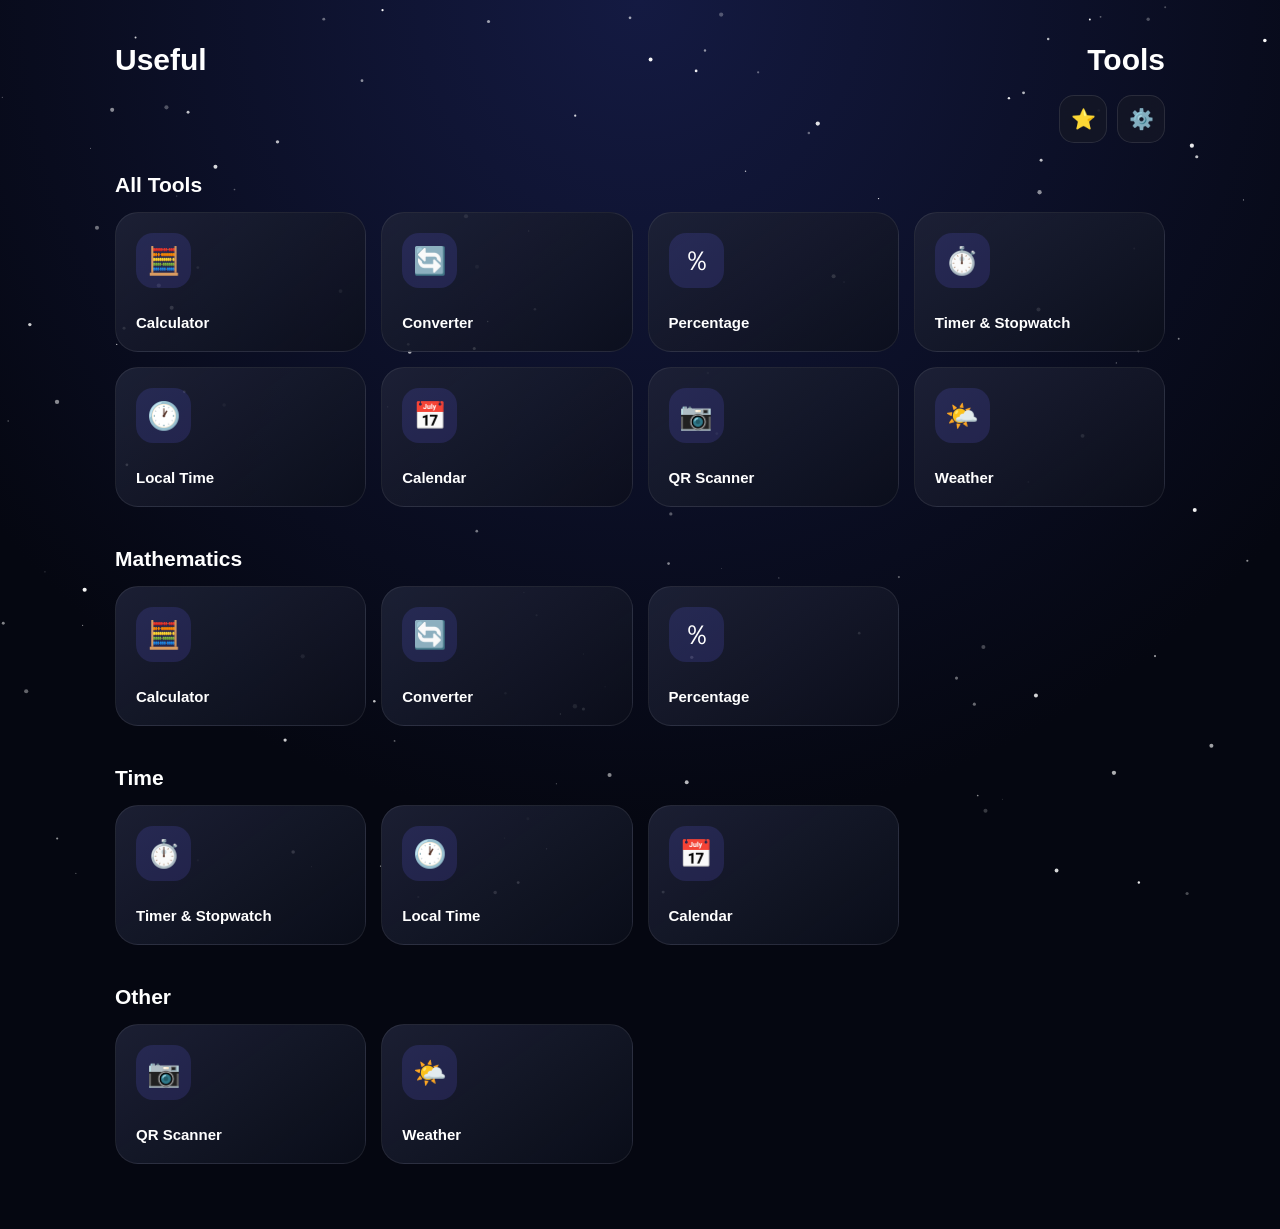
<file: index.html>
<!DOCTYPE html>
<html lang="en">
<head>
    <meta charset="UTF-8">
    <meta name="viewport" content="width=device-width, initial-scale=1.0">
    <title>Useful Tools</title>
    <link rel="stylesheet" href="style.css">
</head>
<body>

<canvas id="stars"></canvas>

<div class="app">

    <header>
        <div class="logo-left">Useful</div>
        <div class="logo-right">Tools</div>
    </header>

    <div class="top-buttons">
        <button onclick="showFavorites()">⭐</button>
        <button onclick="showSettings()">⚙️</button>
    </div>

    <main>

        <section>
            <h2>All Tools</h2>

            <div class="tools">

                <button class="tool" onclick="openTool('calculator')">
                    <span>🧮</span>
                    <b>Calculator</b>
                </button>

                <button class="tool" onclick="openTool('converter')">
                    <span>🔄</span>
                    <b>Converter</b>
                </button>

                <button class="tool" onclick="openTool('percentage')">
                    <span>％</span>
                    <b>Percentage</b>
                </button>

                <button class="tool" onclick="openTool('timer')">
                    <span>⏱️</span>
                    <b>Timer & Stopwatch</b>
                </button>

                <button class="tool" onclick="openTool('clock')">
                    <span>🕐</span>
                    <b>Local Time</b>
                </button>

                <button class="tool" onclick="openTool('calendar')">
                    <span>📅</span>
                    <b>Calendar</b>
                </button>

                <button class="tool" onclick="openTool('qr')">
                    <span>📷</span>
                    <b>QR Scanner</b>
                </button>

                <button class="tool" onclick="openTool('weather')">
                    <span>🌤️</span>
                    <b>Weather</b>
                </button>

            </div>
        </section>

        <section>
            <h2>Mathematics</h2>

            <div class="tools">

                <button class="tool" onclick="openTool('calculator')">
                    <span>🧮</span>
                    <b>Calculator</b>
                </button>

                <button class="tool" onclick="openTool('converter')">
                    <span>🔄</span>
                    <b>Converter</b>
                </button>

                <button class="tool" onclick="openTool('percentage')">
                    <span>％</span>
                    <b>Percentage</b>
                </button>

            </div>
        </section>

        <section>
            <h2>Time</h2>

            <div class="tools">

                <button class="tool" onclick="openTool('timer')">
                    <span>⏱️</span>
                    <b>Timer & Stopwatch</b>
                </button>

                <button class="tool" onclick="openTool('clock')">
                    <span>🕐</span>
                    <b>Local Time</b>
                </button>

                <button class="tool" onclick="openTool('calendar')">
                    <span>📅</span>
                    <b>Calendar</b>
                </button>

            </div>
        </section>

        <section>
            <h2>Other</h2>

            <div class="tools">

                <button class="tool" onclick="openTool('qr')">
                    <span>📷</span>
                    <b>QR Scanner</b>
                </button>

                <button class="tool" onclick="openTool('weather')">
                    <span>🌤️</span>
                    <b>Weather</b>
                </button>

            </div>
        </section>

    </main>
</div>


<!-- TOOL PAGE -->

<div id="toolPage" class="page">

    <div class="page-header">

        <button onclick="closePage()">←</button>

        <h2 id="pageTitle">Tool</h2>

        <button id="favoriteButton" onclick="favoriteTool()">☆</button>

    </div>

    <div id="content"></div>

</div>


<!-- SETTINGS -->

<div id="settingsPage" class="page">

    <div class="page-header">

        <button onclick="closeSettings()">←</button>

        <h2>Settings</h2>

        <div></div>

    </div>

    <div class="settings-box">

        <h3>Theme Color</h3>

        <p>Choose your favorite color.</p>

        <input
            id="colorPicker"
            type="color"
            value="#6c63ff"
            onchange="changeColor(this.value)"
        >

    </div>

    <div class="settings-box">

        <h3>Appearance</h3>

        <button class="mode-button" onclick="darkMode()">
            🌙 Dark
        </button>

        <button class="mode-button" onclick="lightMode()">
            ☀️ Light
        </button>

    </div>

</div>


<!-- FAVORITES -->

<div id="favoritesPage" class="page">

    <div class="page-header">

        <button onclick="closeFavorites()">←</button>

        <h2>Favorites</h2>

        <div></div>

    </div>

    <div id="favorites"></div>

</div>


<script src="script.js"></script>

</body>
</html>
</file>
<file: style.css>
* {
    box-sizing: border-box;
    margin: 0;
    padding: 0;
}

:root {
    --primary: #6c63ff;
    --background: #050711;
    --card: rgba(20, 23, 38, 0.85);
    --text: #ffffff;
    --secondary: #a5a9b8;
}

body {
    min-height: 100vh;
    background:
        radial-gradient(
            circle at top,
            #141a42,
            #050711 60%
        );
    color: var(--text);
    font-family: Arial, Helvetica, sans-serif;
    overflow-x: hidden;
    transition:
        background 0.35s ease,
        color 0.35s ease;
}


/* STARS */

#stars {
    position: fixed;
    inset: 0;
    width: 100%;
    height: 100%;
    z-index: -1;
    pointer-events: none;
}


/* APP */

.app {
    width: 100%;
    max-width: 1100px;
    margin: auto;
    padding: 25px;
}


/* HEADER */

header {
    width: 100%;
    min-height: 70px;

    display: flex;
    align-items: center;
    justify-content: space-between;
}

.logo-left,
.logo-right {
    font-size: 30px;
    font-weight: 800;
}

.logo-left {
    text-align: left;
}

.logo-right {
    text-align: right;
}


/* TOP BUTTONS */

.top-buttons {
    display: flex;
    justify-content: flex-end;
    gap: 10px;
    margin-bottom: 30px;
}

.top-buttons button {
    width: 48px;
    height: 48px;

    border-radius: 15px;

    border: 1px solid rgba(255,255,255,0.1);

    background: var(--card);
    color: var(--text);

    font-size: 20px;
    cursor: pointer;

    backdrop-filter: blur(12px);

    transition: 0.25s;
}

.top-buttons button:hover {
    background: var(--primary);
    transform: translateY(-3px);
}


/* SECTIONS */

section {
    margin-bottom: 40px;
}

section h2 {
    font-size: 21px;
    margin-bottom: 15px;
}


/* TOOLS */

.tools {
    display: grid;
    grid-template-columns: repeat(4, 1fr);
    gap: 15px;
}

.tool {
    min-height: 140px;

    border-radius: 23px;

    border: 1px solid rgba(255,255,255,0.08);

    background:
        linear-gradient(
            145deg,
            rgba(30,34,55,0.9),
            rgba(12,15,27,0.8)
        );

    color: var(--text);

    padding: 20px;

    display: flex;
    flex-direction: column;
    align-items: flex-start;
    justify-content: space-between;

    cursor: pointer;

    transition:
        transform 0.25s,
        border 0.25s,
        box-shadow 0.25s;
}

.tool:hover {
    transform: translateY(-6px);
    border-color: var(--primary);

    box-shadow:
        0 15px 35px rgba(0,0,0,0.35);
}

.tool span {
    width: 55px;
    height: 55px;

    border-radius: 17px;

    display: flex;
    align-items: center;
    justify-content: center;

    background: rgba(108,99,255,0.16);

    font-size: 27px;
}

.tool b {
    font-size: 15px;
}


/* PAGES */

.page {
    position: fixed;
    inset: 0;

    display: none;

    z-index: 10;

    overflow-y: auto;

    padding: 20px;

    background:
        radial-gradient(
            circle at top,
            #141a42,
            #050711 60%
        );

    color: var(--text);

    transition:
        background 0.35s ease,
        color 0.35s ease;
}

.page-header {
    max-width: 700px;
    margin: auto;

    min-height: 70px;

    display: flex;
    align-items: center;
    justify-content: space-between;
}

.page-header button {
    width: 45px;
    height: 45px;

    border-radius: 14px;

    border: 1px solid rgba(255,255,255,0.1);

    background: var(--card);
    color: var(--text);

    font-size: 21px;

    cursor: pointer;
}


/* CONTENT */

#content {
    max-width: 700px;
    margin: 20px auto;
}


/* PANEL */

.panel {
    background: var(--card);

    border:
        1px solid
        rgba(255,255,255,0.08);

    border-radius: 25px;

    padding: 25px;

    backdrop-filter: blur(15px);
}


/* CALCULATOR */

.calculator {
    max-width: 400px;
    margin: auto;

    padding: 16px;

    border-radius: 28px;

    background: var(--card);
}

.display {
    width: 100%;
    height: 100px;

    border: none;
    border-radius: 20px;

    background: #05060a;
    color: white;

    text-align: right;

    padding: 20px;

    font-size: 35px;

    margin-bottom: 15px;
}

.calc-buttons {
    display: grid;
    grid-template-columns: repeat(4, 1fr);
    gap: 10px;
}

.calc-buttons button {
    height: 65px;

    border: none;
    border-radius: 18px;

    background: #1b1f31;
    color: white;

    font-size: 20px;

    cursor: pointer;
}

.calc-buttons button:hover {
    background: var(--primary);
}


/* INPUTS */

.input {
    width: 100%;

    padding: 15px;

    margin: 8px 0;

    border-radius: 14px;

    border:
        1px solid
        rgba(255,255,255,0.08);

    background: #181c2b;

    color: white;

    outline: none;
}

.primary {
    width: 100%;

    padding: 15px;

    border: none;

    border-radius: 14px;

    background: var(--primary);

    color: white;

    font-weight: bold;

    cursor: pointer;

    margin-top: 8px;
}

.result {
    margin-top: 18px;

    padding: 15px;

    border-radius: 14px;

    background:
        rgba(108,99,255,0.13);
}


/* TIMER */

.big-time {
    text-align: center;

    font-size: 60px;

    font-weight: bold;

    margin: 25px 0;
}

.timer-buttons {
    display: flex;
    gap: 10px;
}

.timer-buttons button {
    flex: 1;

    padding: 14px;

    border: none;

    border-radius: 14px;

    background: var(--primary);

    color: white;

    cursor: pointer;
}


/* CLOCK */

.clock {
    text-align: center;

    font-size: 55px;

    font-weight: bold;

    margin: 40px 0 10px;
}

.location {
    text-align: center;
    color: var(--secondary);
}


/* CALENDAR */

.calendar {
    background: var(--card);

    border-radius: 25px;

    padding: 20px;
}

.calendar-top {
    display: flex;

    align-items: center;

    justify-content: space-between;

    margin-bottom: 20px;
}

.calendar-top button {
    width: 40px;
    height: 40px;

    border: none;

    border-radius: 12px;

    background: #1b1f31;

    color: white;

    font-size: 22px;
}

.calendar-week,
.calendar-days {
    display: grid;

    grid-template-columns: repeat(7, 1fr);

    gap: 5px;
}

.calendar-week {
    text-align: center;
    color: var(--secondary);

    margin-bottom: 8px;
}

.day {
    aspect-ratio: 1;

    border: none;
    border-radius: 13px;

    background: transparent;

    color: var(--text);

    cursor: pointer;
}

.day:hover,
.today {
    background: var(--primary);
    color: white;
}


/* WEATHER */

.weather {
    text-align: center;
}

.weather-icon {
    font-size: 75px;
    margin: 20px;
}

.temperature {
    font-size: 60px;
    font-weight: bold;
}


/* SETTINGS */

.settings-box {
    max-width: 600px;

    margin: 15px auto;

    padding: 22px;

    border-radius: 22px;

    background: var(--card);

    border:
        1px solid
        rgba(255,255,255,0.08);
}

.settings-box p {
    color: var(--secondary);
    margin: 8px 0 15px;
}

#colorPicker {
    width: 100%;
    height: 55px;

    border: none;

    background: transparent;

    cursor: pointer;
}

.mode-button {
    width: 100%;

    padding: 15px;

    margin-top: 10px;

    border: none;

    border-radius: 14px;

    background: #1b1f31;

    color: white;

    cursor: pointer;

    font-size: 16px;

    transition: 0.2s;
}

.mode-button:hover {
    background: var(--primary);
    transform: translateY(-2px);
}


/* FAVORITES */

.favorite-item {
    max-width: 600px;

    margin: 10px auto;

    padding: 18px;

    border-radius: 18px;

    background: var(--card);

    display: flex;

    align-items: center;

    justify-content: space-between;
}

.favorite-item button {
    border: none;

    border-radius: 10px;

    padding: 10px 15px;

    background: var(--primary);

    color: white;
}


/* =========================================
   LIGHT MODE
   ========================================= */

body.light-mode {
    --background: #f1f5f9;
    --card: rgba(255,255,255,0.92);
    --text: #111827;
    --secondary: #64748b;

    background:
        radial-gradient(
            circle at top,
            #ffffff,
            #e5eaf2 75%
        );

    color: #111827;
}


/* Light tool cards */

body.light-mode .tool {
    background:
        linear-gradient(
            145deg,
            rgba(255,255,255,0.98),
            rgba(240,244,250,0.95)
        );

    color: #111827;

    border-color:
        rgba(0,0,0,0.08);

    box-shadow:
        0 8px 25px rgba(0,0,0,0.06);
}


/* Light top buttons */

body.light-mode .top-buttons button,
body.light-mode .page-header button {
    background: rgba(255,255,255,0.95);
    color: #111827;

    border-color:
        rgba(0,0,0,0.08);
}


/* Light pages */

body.light-mode .page {
    background:
        radial-gradient(
            circle at top,
            #ffffff,
            #e5eaf2 75%
        );

    color: #111827;
}


/* Light panels */

body.light-mode .panel,
body.light-mode .calculator,
body.light-mode .calendar,
body.light-mode .settings-box,
body.light-mode .favorite-item {
    background: rgba(255,255,255,0.94);

    color: #111827;

    border-color:
        rgba(0,0,0,0.08);
}


/* Light calculator */

body.light-mode .display {
    background: #e5e7eb;
    color: #111827;
}

body.light-mode .calc-buttons button {
    background: #e5e7eb;
    color: #111827;
}


/* Light input */

body.light-mode .input {
    background: #f1f5f9;
    color: #111827;

    border-color: #cbd5e1;
}


/* Light calendar */

body.light-mode .calendar-top button {
    background: #e5e7eb;
    color: #111827;
}

body.light-mode .day {
    color: #111827;
}


/* Stars */

body.light-mode #stars {
    opacity: 0.18;
}


/* MOBILE */

@media (max-width: 700px) {

    .app {
        padding: 15px;
    }

    .tools {
        grid-template-columns: repeat(2, 1fr);
        gap: 10px;
    }

    .tool {
        min-height: 125px;
        padding: 15px;
    }

    .logo-left,
    .logo-right {
        font-size: 25px;
    }

    .big-time {
        font-size: 48px;
    }

    .clock {
        font-size: 42px;
    }
}
</file>
